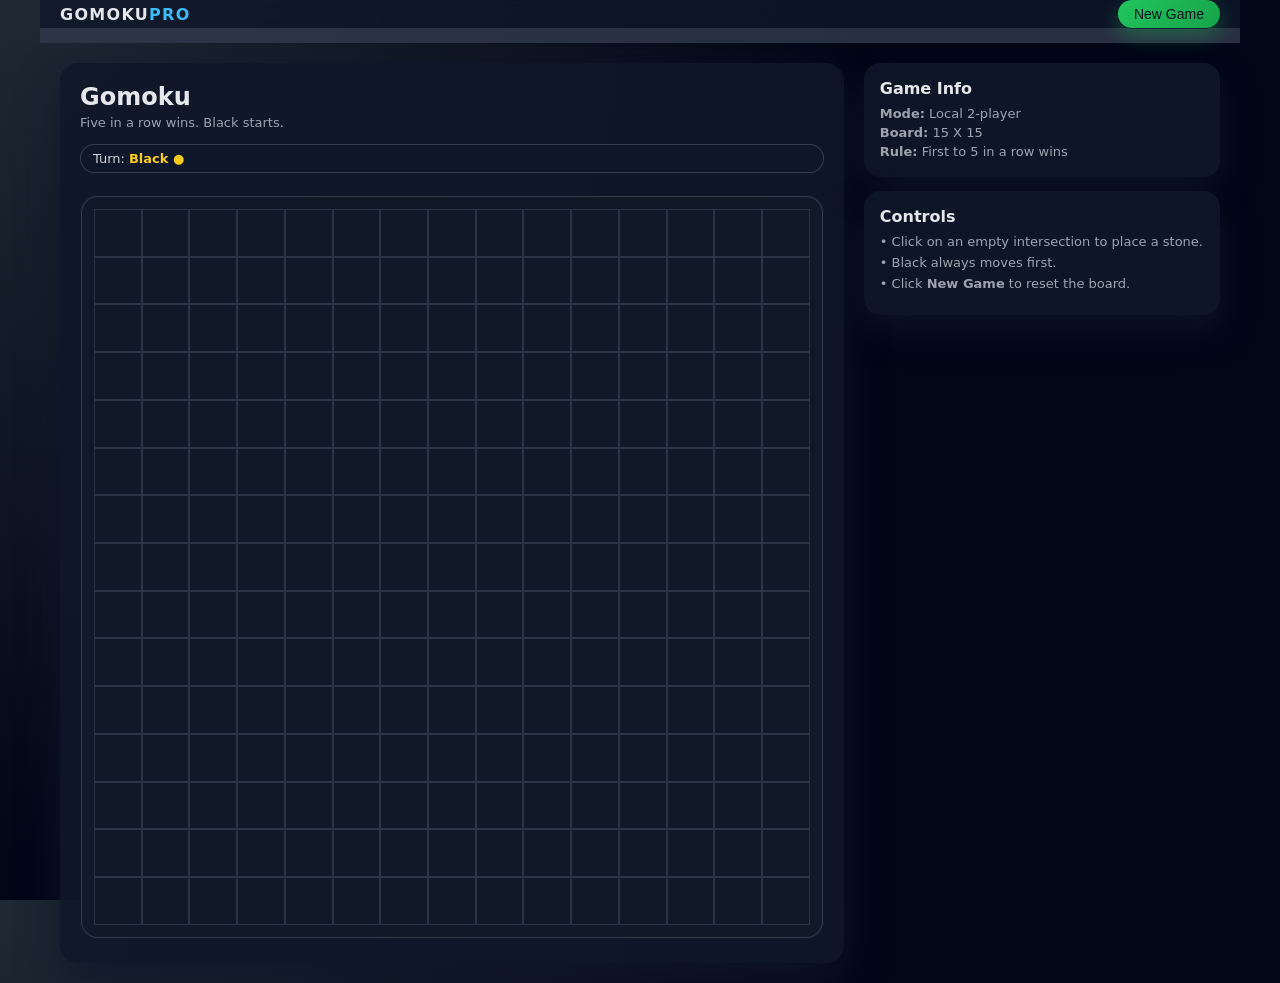
<file: Gomoku/index.html>
<!DOCTYPE html>
<html lang="en">
<head>
  <meta charset="UTF-8" />
  <title>Gomoku</title>
  <meta name="viewport" content="width=device-width, initial-scale=1" />
  <link rel="stylesheet" href="style.css" />
</head>
<body>
  <div class="app-shell">
    <header class="top-bar">
      <div class="logo">Gomoku<span>Pro</span></div>
      <div class="top-actions">
        <button id="resetBtn" class="btn primary">New Game</button>
      </div>
    </header>

    <main class="main-layout">
      <section class="board-card">
        <div class="board-header">
          <h1>Gomoku</h1>
          <p class="subtitle">Five in a row wins. Black starts.</p>
        </div>

        <div id="statusBar" class="status-bar">
          Turn: <span id="currentPlayerLabel">Black ●</span>
        </div>

        <div id="board" class="board"></div>
      </section>

      <aside class="side-panel">
        <div class="panel-card">
          <h2>Game Info</h2>
          <ul class="info-list">
            <li><strong>Mode:</strong> Local 2-player</li>
            <li><strong>Board:</strong> 15 X 15</li>
            <li><strong>Rule:</strong> First to 5 in a row wins</li>
          </ul>
        </div>

        <div class="panel-card">
          <h2>Controls</h2>
          <p>• Click on an empty intersection to place a stone.</p>
          <p>• Black always moves first.</p>
          <p>• Click <strong>New Game</strong> to reset the board.</p>
        </div>
      </aside>
    </main>
  </div>

  <script src="script.js"></script>
</body>
</html>
</file>
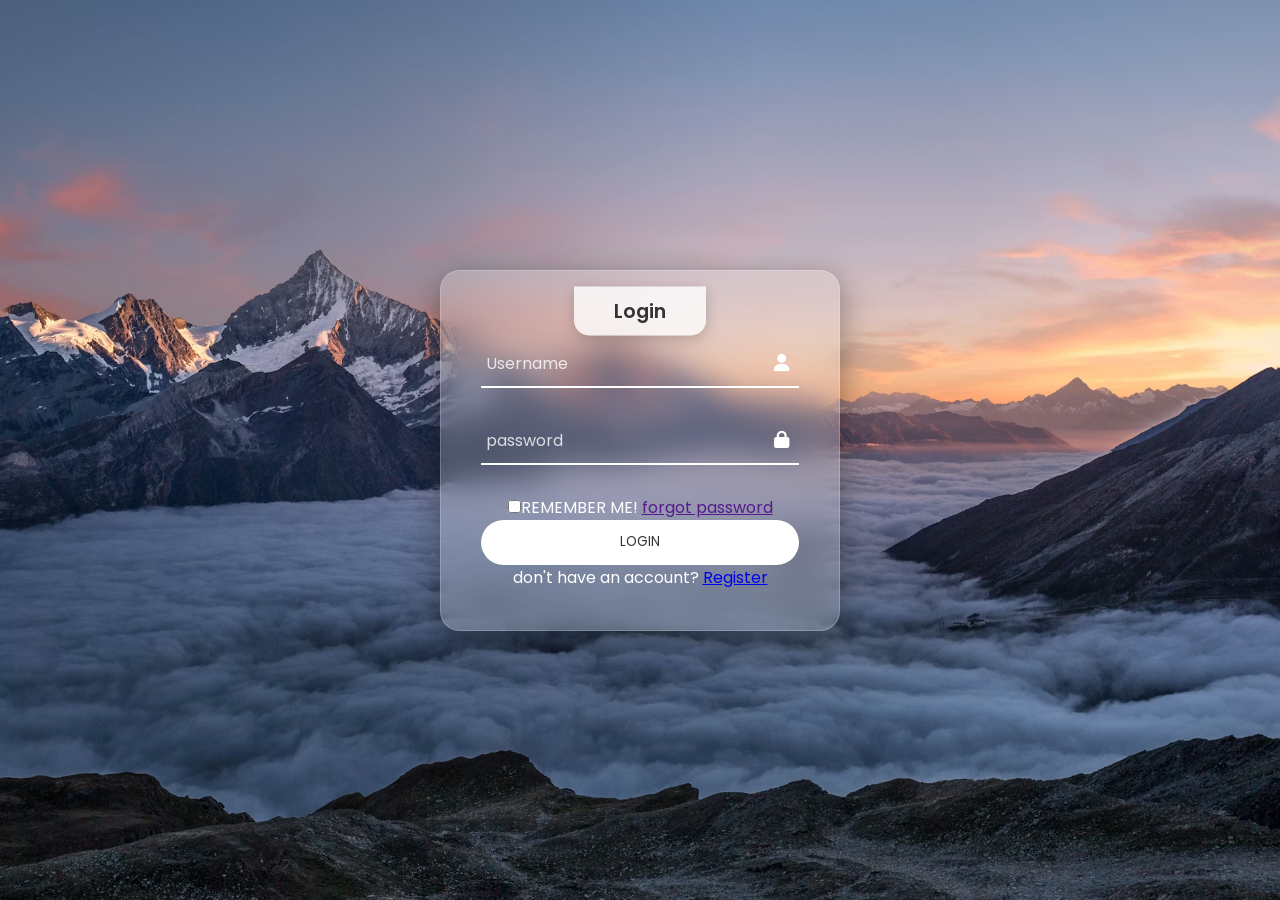
<file: password/index.html>
<!DOCTYPE html>
<html lang="en">
<head>
    <meta charset="UTF-8">
    <meta name="viewport" content="width=device-width, initial-scale=1.0">
    <title>Glassmorphism</title>
    <link rel="stylesheet" href="style.css">
    <link rel="stylesheet" href="https://fonts.googleapis.com/css2?family=Poppins:wght@300;400;600&display=swap">
    <link rel="stylesheet" href="https://cdnjs.cloudflare.com/ajax/libs/font-awesome/6.0.0/css/all.min.css">
</head>
<body>
    <div class="login-container">
        <div class="login-header">Login</div>
        <form action="#">
            <div class="input-group">
            <input type="text" placeholder="Username" required>

            <i class="fa-solid fa-user"></i>
        
        </div>
    
          <div class="input-group">
            <input type="password" placeholder="password" required>
            <i class="fa-solid fa-lock"></i>
          </div>
    <div class="option">
        <label>
            <input type="checkbox">REMEMBER ME!
            <a href="">forgot password</a>
        </label>
    </div>

    <button type = "submit" class="login-btn">LOGIN</button>
    <div class="registerlink"><p>
        don't have an account?
        <a href="#">Register</a>
    </p></div>
    </form>
    </div>

</body>
</html>
</file>
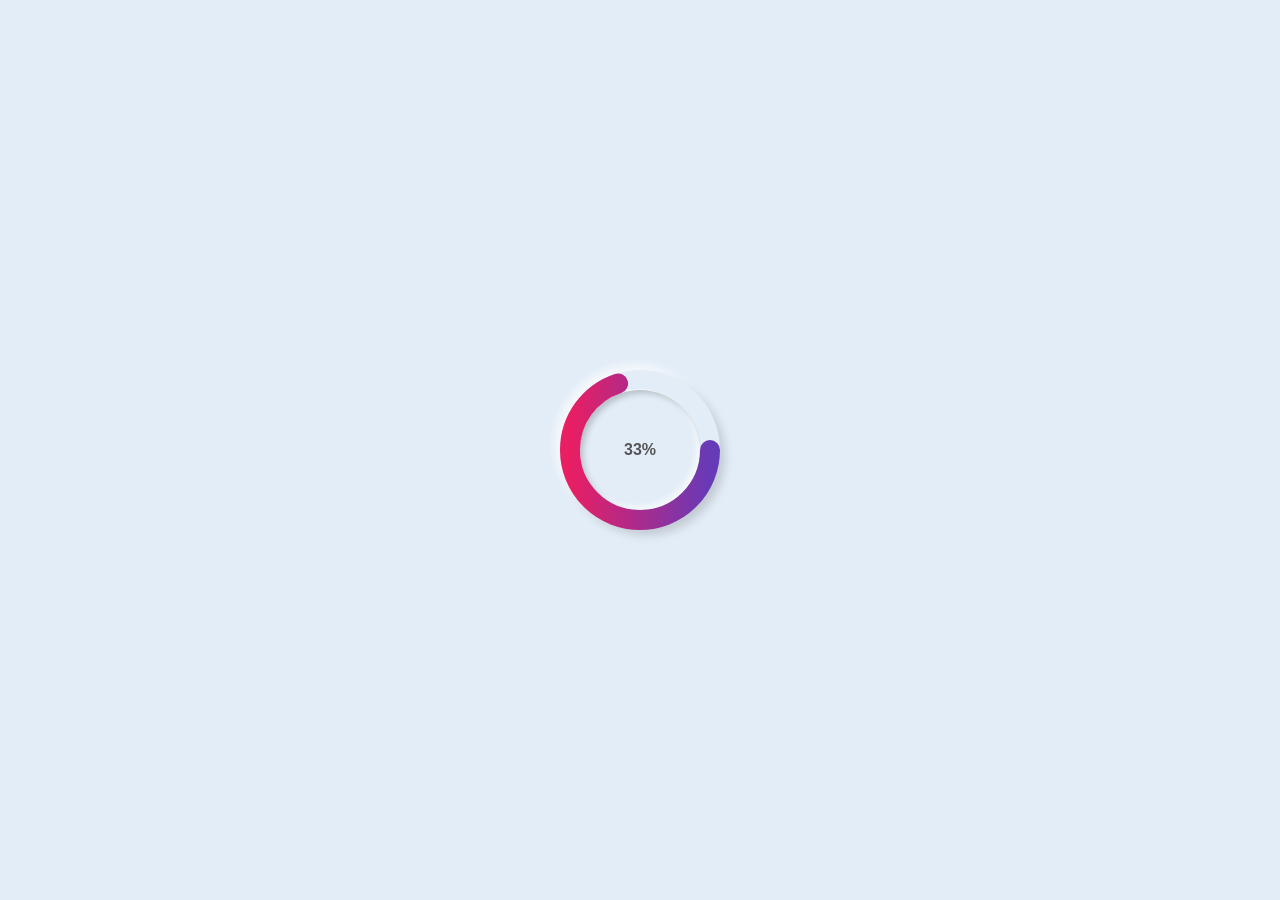
<file: progressbar/index.html>
<!DOCTYPE html>
<html lang="en">
<head>
    <meta charset="UTF-8">
    <meta name="viewport" content="width=device-width, initial-scale=1.0">
    <title>Document</title>
    <link rel="stylesheet" href="style.css">
</head>
<body>
    <div class="skill">
        <div class="outer">
            <div class="inner">
                <div id="number">
                    65%
                </div>
            </div>
        </div>

        <!-- Move your SVG inside the .skill div here -->
        <svg xmlns="http://www.w3.org/2000/svg" version="1.1" width="160px" height="160px">
            <defs>
                <linearGradient id="GradientColor">
                    <stop offset="0%" stop-color="#e91e63" />
                    <stop offset="100%" stop-color="#673ab7" />
                </linearGradient>
            </defs>
            <circle cx="80" cy="80" r="70" stroke-linecap="round" />
        </svg>
    </div> <!-- .skill ends here -->
   
   <script>
    let number = document.getElementById("number");
    let counter =0;
    setInterval(()=>{
        if(counter ==65){
            clearInterval();
        }
        else{
         counter++;
        number.innerHTML = counter + "%";

        }
       
    },30);
   </script>

</body>
</html>
</file>
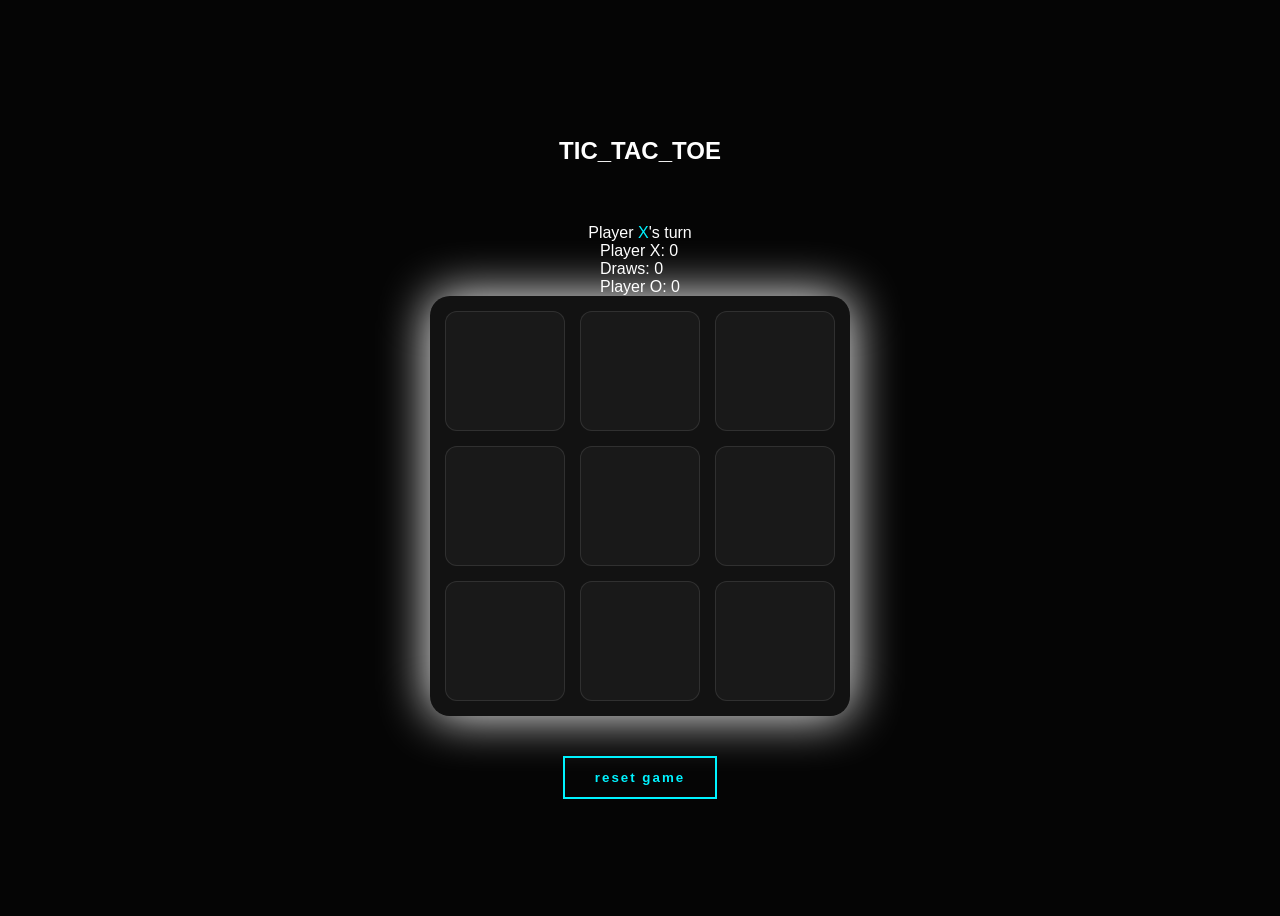
<file: tic-tac-toe/index.html>
<!DOCTYPE html>
<html lang="en">
<head>
    <meta charset="UTF-8">
    <meta name="viewport" content="width=device-width, initial-scale=1.0">
    <title>tic tac toe game</title>
    <link rel="stylesheet" href="style.css">
</head>
<body>
     <div class="game-container">
        <div class="title-wrapper">
            <h2 class="title">TIC_TAC_TOE</h2>
        </div>
        <div class="status-box">
            <!-- FIXED: Changed class to id -->
            <div id="statusText">
                Player <span style="color:var(--neon-blue)">X</span>'s turn
            </div>
        </div>
      <div class="scoreboard">
            <div class="score">Player X: <span id="scoreX">0</span></div>
            <div class="score">Draws: <span id="scoreDraw">0</span></div>
            <div class="score">Player O: <span id="scoreO">0</span></div>
        </div>
        <div class="grid" id="board">
            <div class="cell" data-index="0"></div>
            <div class="cell" data-index="1"></div>
            <div class="cell" data-index="2"></div>
            <div class="cell" data-index="3"></div>
            <div class="cell" data-index="4"></div>
            <div class="cell" data-index="5"></div>
            <div class="cell" data-index="6"></div>
            <div class="cell" data-index="7"></div>
            <div class="cell" data-index="8"></div>
        </div>
        <button id="resetbtn">reset game</button>
     </div>
     <script src="script.js" defer></script>
</body>
</html>
</file>
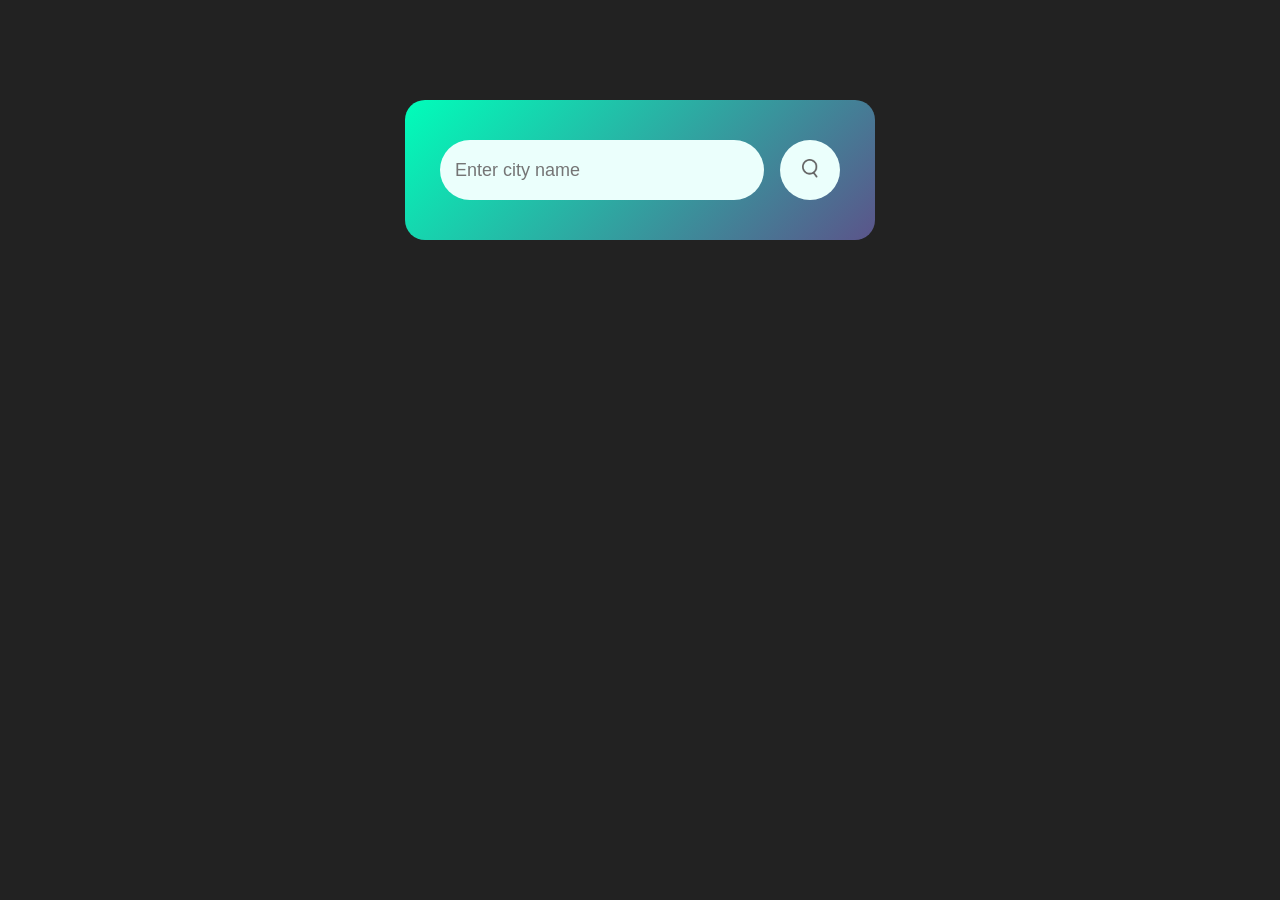
<file: Weatherapp/index.html>
<!DOCTYPE html>
<html lang="en">
<head>
    <meta charset="UTF-8">
    <meta name="viewport" content="width=device-width, initial-scale=1.0">
    <title>Weather App</title>
    <link rel="stylesheet" href="style.css">
</head>
<body>
    <div class="card">
        <div class="search">
            <input type="text" placeholder="Enter city name" spellcheck="false">
            <button><img src="images/search.png" alt="Search"></button>
        </div>
        <div class="weather">
            <img src="images/rain.png" alt="" class="weather-icon">
            <h1 class="temp">22°C</h1>
            <h2 class="city">New York</h2>
            <div class="details">
                <div class="col">
                    <img src="images/humidity.png" alt="">
                    <div class="details-text">
                        <p class="humidity">50%</p>
                        <p>Humidity</p>
                    </div>
                </div>
                <div class="col">
                    <img src="images/wind.png" alt="">
                    <div class="details-text">
                        <p class="wind">10 km/h</p>
                        <p>Wind Speed</p>
                    </div>
                </div>
            </div>
        </div>
    </div>

    <script src="script.js"></script>  
</body>
</html>
</file>
<file: Gomoku/style.css>
/* ---- Global reset-ish bits (minimal) ---- */
*,
*::before,
*::after {
  box-sizing: border-box;
  margin: 0;
  padding: 0;
}

html,
body {
  height: 100%;
}

body {
  font-family: system-ui, -apple-system, BlinkMacSystemFont, "Segoe UI",
    Roboto, sans-serif;
  color: #f9fafb;
  background: radial-gradient(circle at top left, #1f2933, #020617 55%);
  display: flex;
}

/* ---- Layout shell ---- */
.app-shell {
  flex: 1;
  display: flex;
  flex-direction: column;
  max-width: 1200px;
  margin: 0 auto;
}

/* ---- Top bar ---- */
.top-bar {
  height: 80px;
  display: flex;
  align-items: center;
  justify-content: space-between;
  padding: 0 20px;
  background: rgba(15, 23, 42, 0.8);
  backdrop-filter: blur(10px);
  border-bottom: 15px solid rgba(148, 163, 184, 0.2);
}

.logo {
  font-weight: 700;
  letter-spacing: 0.08em;
  text-transform: uppercase;
  font-size: 16px;
  color: #e5e7eb;
}

.logo span {
  color: #38bdf8;
}

.top-actions {
  display: flex;
  align-items: center;
  gap: 10px;
}

/* ---- Buttons ---- */
.btn {
  border: none;
  border-radius: 999px;
  padding: 6px 16px;
  font-size: 14px;
  font-weight: 500;
  cursor: pointer;
  transition: all 0.18s ease-out;
}

.btn.primary {
  background: linear-gradient(135deg, #22c55e, #16a34a);
  color: #0b1120;
  box-shadow: 0 0 0 1px rgba(15, 23, 42, 0.8),
    0 8px 20px rgba(34, 197, 94, 0.35);
}

.btn.primary:hover {
  transform: translateY(-1px);
  box-shadow: 0 0 0 1px rgba(15, 23, 42, 0.9),
    0 10px 28px rgba(34, 197, 94, 0.45);
}

/* ---- Main layout ---- */
.main-layout {
  flex: 1;
  display: grid;
  grid-template-columns: minmax(0, 2.2fr) minmax(0, 1fr);
  gap: 20px;
  padding: 20px;
}

@media (max-width: 900px) {
  .main-layout {
    grid-template-columns: 1fr;
  }
}

/* ---- Board card ---- */
.board-card {
  background: rgba(15, 23, 42, 0.9);
  border-radius: 18px;
  padding: 20px 20px 24px;
  box-shadow: 0 18px 40px rgba(15, 23, 42, 0.8);
  display: flex;
  flex-direction: column;
  gap: 14px;
}

.board-header h1 {
  font-size: 24px;
  font-weight: 600;
  color: #e5e7eb;
}

.subtitle {
  font-size: 13px;
  color: #9ca3af;
  margin-top: 4px;
}

/* ---- Status bar ---- */
.status-bar {
  background: rgba(15, 23, 42, 0.9);
  border-radius: 999px;
  padding: 6px 12px;
  font-size: 13px;
  color: #d1d5db;
  border: 1px solid rgba(55, 65, 81, 0.9);
  display: inline-flex;
  align-items: center;
  gap: 4px;
}

#currentPlayerLabel {
  font-weight: 600;
  color: #facc15;
}

/* ---- Board grid ---- */
.board {
  margin-top: 8px;
  aspect-ratio: 1 / 1;
  background: #111827;
  border-radius: 18px;
  padding: 14px;
  box-shadow: inset 0 0 0 1px rgba(15, 23, 42, 1),
    inset 0 0 0 2px rgba(55, 65, 81, 0.85);
  display: grid;
  grid-template-columns: repeat(15, 1fr);
  grid-template-rows: repeat(15, 1fr);
  gap: 0;
  position: relative;
}

/* Single cell intersection*/
.cell {
  position: relative;
  border: 1px solid rgba(55, 65, 81, 0.7);
  cursor: pointer;
  display: flex;
  align-items: center;
  justify-content: center;
}

/* Hover highlight */
.cell:hover::before {
  content: "";
  width: 70%;
  height: 70%;
  border-radius: 999px;
  background: radial-gradient(circle, rgba(148, 163, 184, 0.5), transparent);
}

/* Stones */
.stone {
  width: 70%;
  height: 70%;
  border-radius: 50%;
  box-shadow: 0 6px 14px rgba(0, 0, 0, 0.7);
  transform: scale(0);
  opacity: 0;
  transition: transform 0.15s ease-out, opacity 0.15s ease-out;
}

.stone.visible {
  transform: scale(1);
  opacity: 1;
}

.stone.black {
  background: radial-gradient(circle at 30% 30%, #4b5563, #000104);
}

.stone.white {
  background: radial-gradient(circle at 30% 30%, #f9fafb, #9ca3af);
}

/* Highlight winning line */
.cell.win {
  box-shadow: inset 0 0 0 2px #facc15;
}

/* ---- Side panel ---- */
.side-panel {
  display: flex;
  flex-direction: column;
  gap: 14px;
}

.panel-card {
  background: rgba(15, 23, 42, 0.9);
  border-radius: 16px;
  padding: 16px 16px 18px;
  box-shadow: 0 16px 32px rgba(15, 23, 42, 0.75);
}

.panel-card h2 {
  font-size: 16px;
  font-weight: 600;
  margin-bottom: 8px;
  color: #e5e7eb;
}

.panel-card p {
  font-size: 13px;
  color: #9ca3af;
  margin-bottom: 6px;
}

.info-list {
  list-style: none;
  font-size: 13px;
  color: #9ca3af;
}

.info-list li + li {
  margin-top: 4px;
}
</file>
<file: password/style.css>
*{
    margin: 0px;
    padding: 0px;

    box-sizing: border-box;
    font-family: 'Poppins',sans-serif;
}


body{
 background: url('images/mountain.avif');
 background-size: cover;
 background-attachment: fixed;

 height: 100vh;
 display: flex;
 justify-content: center;

 align-items: center;
}


.login-container{
    position: relative;
    width:  400px;
    padding: 40px;
    background: rgba(255,255,255,0.2);
    backdrop-filter: blur(15px);
    -webkit-backdrop-filter: blur(15px);
    border: 1px solid rgba(255, 255, 255, 0.2);
    border-radius: 20px;
    box-shadow: 0 8px 32px 0 rgba(0,0,0,0.37);
    text-align: center;
    color:white;

}

.login-header{
    position: absolute;
    top: 24;
    left: 50%;
     transform: translate(-50%,-50%);
     background: rgba(255,255,255,0.8);
     color: #333;
     padding: 10px 40px;
     border-radius: 0px 0px 15px 15px;

     font-weight: 600;
     font-size: 1.2rem;
     box-shadow: 0 4px 15px rgba(0,0,0,0.2);

}

.input-group{
    position: relative;
    margin: 30px 0;
    border-bottom: 2px solid #fff;

}

.input-group input{
    width: 100%;
    padding: 10px 35px 10px 5px;
    background: transparent;
    border:none;
    outline:none;
    color: white;
    font-size: 1rem;
}


.input-group input::placeholder{
    color: rgba(255, 255, 255, 0.8);
}

.input-group i{
    position: absolute;
    right: 10px;
    top: 50%;
    transform: translateY(-50%);
    font-size: 1.1rem;
}

input[type='password']::-ms-reveal{
    display: none;
}

.options{
    display: flex;
    justify-content: space-between;
    margin-bottom: 25px;
    font-size: 0.8rem;

}
.options label{
    display: flex;
    align-items: center;
    cursor: pointer;
}

.options input{
    margin-right: 5px;

}

.options a{
    color: white;
    text-decoration: none;
}

.options a:hover{
    text-decoration: underline;
}

.login-btn{
    width:100%;
    height:45px;
    background: #fff;
    border: none;
    outline:none;
    border-radius: 40px;
    cursor: pointer;
    font-size: 600;
    color: #333;
    transition: 0.3s;

}

.login-btn:hover{
    background: rgba(255, 255, 255, 0.8);
    transform: scale(1.02);

}

.register-link{
    font-size: 0.9rem;
    margin-top: 20px;
}

.register-link a{
    color: white;
    text-decoration: none;
    font-weight: 600;
}

.register-link a:hover{
    text-decoration: underline;
}
</file>
<file: progressbar/style.css>
*{
    margin: 0;
    padding:0;
    box-sizing: border-box;
    font-family: 'Poppins', sans-serif;

}

body{
    background: #e3edf7;
    height: 100vh;
    display: flex;
    align-items: center;
    justify-content: center;

}

.skill{
    width: 160px;
    height: 160px;
    position: relative;
}

.outer{
    height: 160px;
    width: 160px;
    border-radius: 50%;
    padding: 20px;
     box-shadow: 6px 6px 10px -1px rgba(0,0,0,0.15),
                -6px -6px 10px -1px rgba(255, 255, 255, 0.7)  
}

.inner{
    height: 120px;
    width: 120px;
   border-radius: 50%;
   display:flex;
   align-items: center;
   justify-content: center;
 box-shadow: inset 4px 4px 6px -1px rgba(0,0,0,0.2),
                inset -4px -4px 6px -1px rgba(255,255,255,0.7),
                -0.5px -0.5px 0px rgba(255, 255, 255, 1),
                0.5px 0.5px 0px rgba(0,0,0,0.15),
                0px 12px 10px -10px rgba(0,0,0,0.05);
}

#number{
    font-weight: 600;
    color:#555;


}

circle{
    fill:none;
    stroke:url(#GradientColor);
    stroke-width:20px;
    stroke-dasharray: 472;
    stroke-dashoffset: 472;
    animation: anim 2s linear forwards;
}

svg {
    position: absolute;
    top: 0;
    left: 0;
    width: 160px;   /* Force SVG box to match parent width */
    height: 160px;  /* Force SVG box to match parent height */
}

@keyframes anim{
    100%{
        stroke-dashoffset: 165;
    }
}
</file>
<file: tic-tac-toe/style.css>
:root{
    --neon-blue:#00f3ff;
    --neon-pink:#ff0055;
    --bg-dark:#050505;

}
body{
    background: var(--bg-dark) ;
    color:white;
    font-family: 'Segoe UI', Tahoma, Geneva, Verdana, sans-serif;
    display:flex;
    justify-content: center;
    align-items: center;
    height:100vh;
    margin; 0;

}

.title-wrapper{
    margin-bottom: 50px;
    text-align: center;
    display: flex;
    justify-content: center;
    position: relative;
    width: auto;
    margin-bottom:40px;
    z-index: 10;
}

.game-container{
    display:flex;
    flex-direction:column;
    align-items: center;
    justify-content: center;
    min-height: 100vh;
    width: 100%;
}

.grid{
    display: grid;
    grid-template-columns: repeat(3,120px);
    grid-template-rows: repeat(3,120px);
    gap:15px;
    background:rgba(255,255,255,0.05);
    padding: 15px;
    border-radius: 20px;
    box-shadow: 0 0 50px;
}

.cell{
    background: rgba(255,255,255,0.03);
    border-radius: 12px;
    display: flex;
    justify-content: center;
    align-items: center;
    border:1px solid rgba(255,255,255,0.1);
    font-size: 3rem;
    font-weight: 900;
    cursor: pointer;
    transition:all 0.3s cubic-bezier(0.175,0.0885,0.32,1.275);

}

.cell:hover{
    background-color: rgba(255,255,255,0.08);
    transform: scale(1.05)translateZ(10px);
}

.cell.x{
    color: var(--neon-blue);
    text-shadow: 0 0 15px var(--neon-blue);
}

.cell.o{
    color: var(--neon-pink);
    text-shadow: 0 0 15px var(--neon-pink);

}

.cell.winner{
    animation: winPulse 0.5s infinite alternate;
    background: rgba(255,255,255,0.1);
}

@keyframes winPulse{
    from(transform: scale(1); box-shadow: 0 0 10px currentColor;)
    to(transoform: scale(1.1); box-shadow: 0 0 30px currenColor;)
}

#resetbtn{
    margin-top: 40px;
    padding: 12px 30px;
    background: transparent ;
    border:2px solid var(--neon-blue);
    color:var(--neon-blue);
    font-weight:bold;
    letter-spacing: 2px;
    cursor:pointer;
    transition:0.3s;

}


#resetbtn:hover{
    background: var(--neon-blue);
    color:black;
    box-shadow:  0 0 20px var(--neon-blue);
}
</file>
<file: Weatherapp/style.css>
*{
    margin: 0;
    padding: 0;
    font-family: 'Poppins', sans-serif;
    box-sizing: border-box;
}

body{
    background: #222;
}

.card{
    width:90%;
    max-width: 470px;
    background: linear-gradient(135deg, #00feba, #5b548a);
    color: #fff;
    margin: 100px auto 0;
    border-radius: 20px;
    padding:40px 35px;
    text-align: center;

}

.search{
    width: 100%;
    display: flex;
    align-items: center;
    justify-content: space-between;

}
.search input{
     border:0;
     outline: 0;
     background: #ebfffc;
     color:#555;
     padding: 10px 15px;
     height:60px;
     border-radius:30px;
     flex: 1;
     margin-right: 16px;
     font-size: 18px;
}

.search button{
      border:0;
     outline: 0;
     background: #ebfffc;
     border-radius: 50%;
     width: 60px;
     height: 60px;
     cursor: pointer;

}

.search button img{
    width: 16px;
}
.serach button img:hover{
    background: #be3838;
}
.weather-icon{
    width: 170px;
    margin: 30px 0;
}

.weather h1{
    font-size: 80px;
    font-weight: 600;
}

.weather h2{
    font-size: 30px;
    font-weight: 500;
    margin-top: -10px;
}
.details{
    display: flex;
    align-items: center;
    justify-content: space-between;
    padding: 0 20px;
    margin-top: 50px;
}

.col{
    display: flex;
    /* justify-content: center; */
    align-items: center;
    text-align: left;

}

.col img{
    width: 40px;
    margin-right: 10px;
}

.humidity , .wind{
    font-size: 28px;
    margin-top: -6px;
}

.weather{
    display:none;
}
</file>
